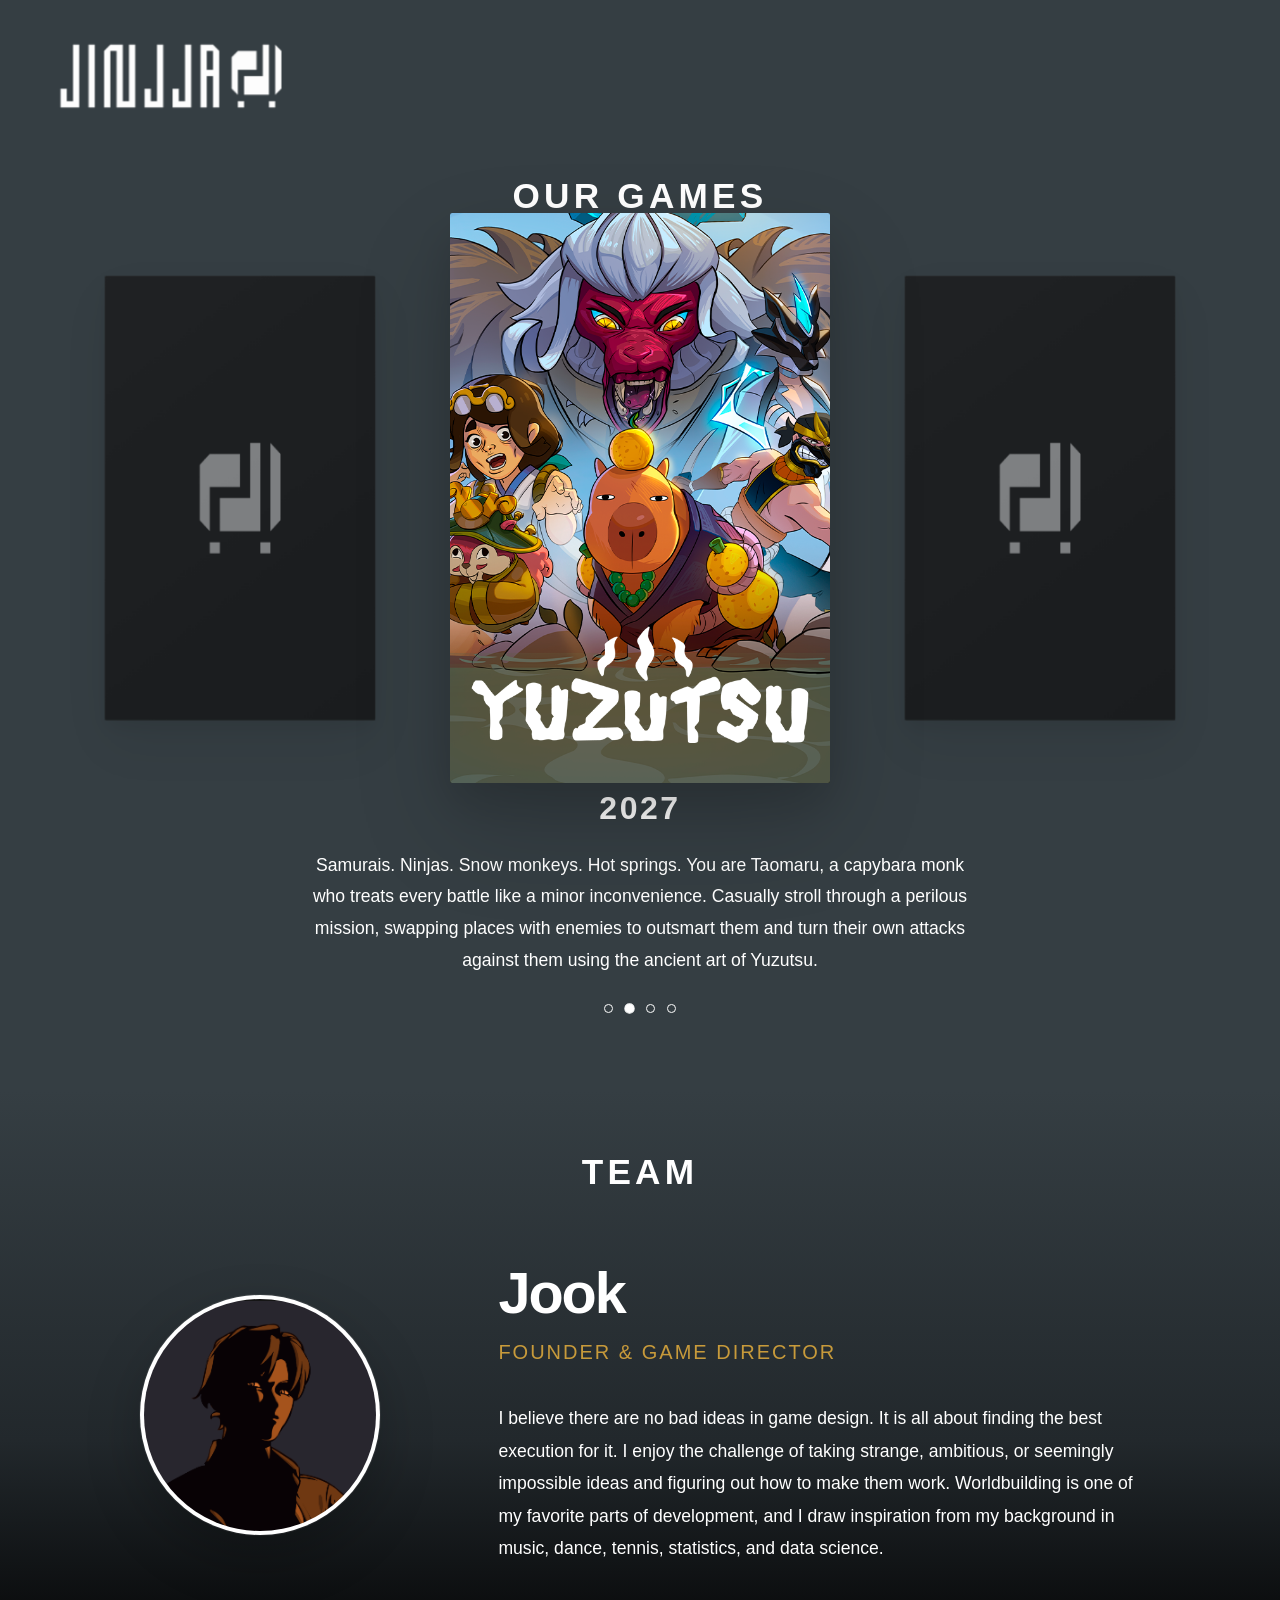
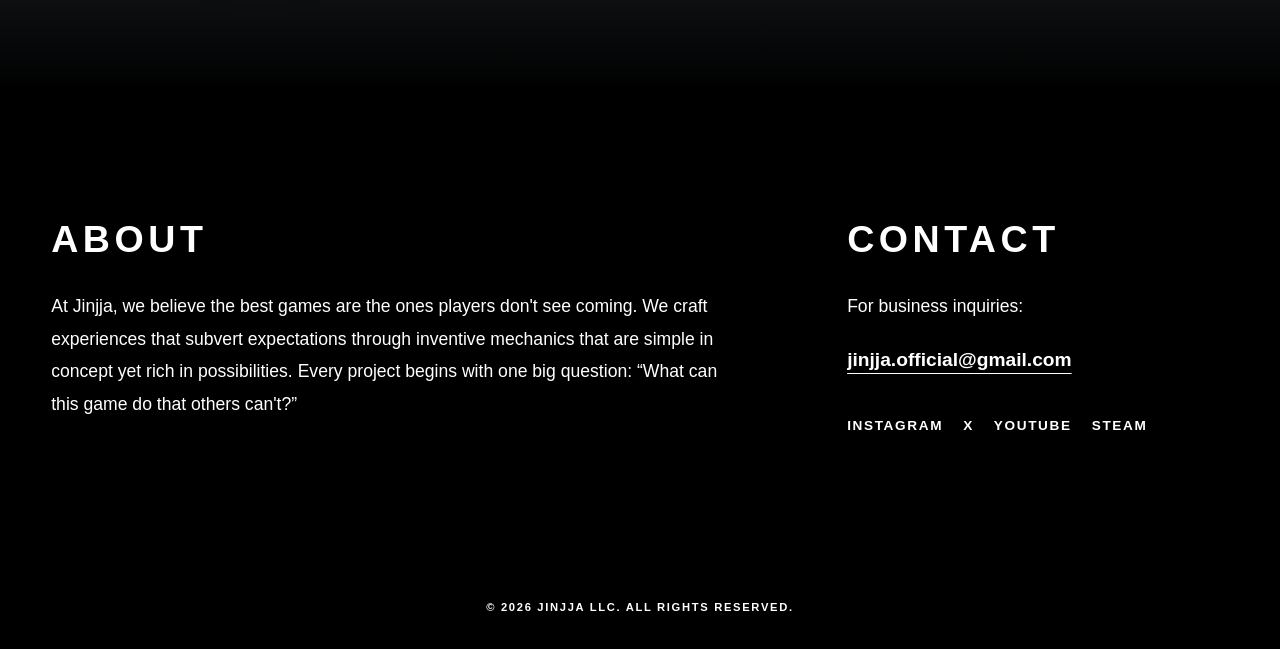
<file: index.html>
<!DOCTYPE html>
<html lang="en">

<!-- Google tag (gtag.js) -->
<script async src="https://www.googletagmanager.com/gtag/js?id=G-JM4FBG57YD"></script>
<script>
  window.dataLayer = window.dataLayer || [];
  function gtag(){dataLayer.push(arguments);}
  gtag('js', new Date());

  gtag('config', 'G-JM4FBG57YD');
</script>


<head>
    <meta charset="UTF-8">

    <meta
        name="viewport"
        content="width=device-width, initial-scale=1.0"
    >

    <meta
        name="description"
        content="JINJJA is an independent game studio creating unexpected games with inventive mechanics."
    >

    <title>JINJJA</title>

    <link
    rel="icon"
    type="image/png"
    href="assets/images/jinjja/jinjja-monogram.png"
    >   

    <link rel="stylesheet" href="css/style.css">
    <script src="js/script.js" defer></script>
</head>

<body>
    <!-- Studio logo -->
    <header class="site-header">
        <a
            class="site-logo"
            href="#top"
            aria-label="Return to the top of the JINJJA homepage"
        >
            <img
                src="assets/images/jinjja/jinjja-logo-W.png"
                alt="JINJJA"
            >
        </a>
    </header>

    <main id="top">
        <!-- Games -->
        <section
            class="games"
            aria-labelledby="games-title"
        >
            <div class="section-container">
                <h1
                    id="games-title"
                    class="section-title"
                >
                    Our Games
                </h1>

                <div class="game-carousel">
                    <!-- Previous button -->
                    <button
                        class="carousel-button carousel-button--previous"
                        type="button"
                        aria-label="Show previous game"
                    >
                        <span aria-hidden="true">←</span>
                    </button>

                    <!-- Carousel cards -->
                    <div
                        class="carousel-viewport"
                        aria-live="polite"
                    >
                        <div class="carousel-track">
                            <!-- Unannounced game -->
                            <article
                                class="game-card game-card--placeholder"
                                data-game-title="Unannounced Game"
                                data-game-description="A future Jinjja project."
                                aria-label="Unannounced game"
                            >
                                <div class="game-card__placeholder">
                                    <img
                                    class="game-card__placeholder-logo"
                                    src="assets/images/jinjja/jinjja-label.png"
                                    alt=""
                                    aria-hidden="true"
                                    >
                                </div>
                            </article>

                            <!-- Yuzutsu -->
                            <article
                                class="game-card game-card--active"
                                data-game-title="2027"
                                data-game-description="Samurais. Ninjas. Snow monkeys. Hot springs. You are Taomaru, a capybara monk who treats every battle like a minor inconvenience. Casually stroll through a perilous mission, swapping places with enemies to outsmart them and turn their own attacks against them using the ancient art of Yuzutsu."
                            >
                                <a
                                    class="game-card__link"
                                    href="yuzutsu.html"
                                    aria-label="Learn more about Yuzutsu"
                                >
                                    <img
                                        class="game-card__image"
                                        src="assets/images/jinjja/yuzutsu-capsule.png"
                                        alt="Yuzutsu"
                                    >
                                </a>
                            </article>

                            <!-- Unannounced game -->
                            <article
                                class="game-card game-card--placeholder"
                                data-game-title="Unannounced Game"
                                data-game-description="A future Jinjja project."
                                aria-label="Unannounced game"
                            >
                                <div class="game-card__placeholder">
                                    <img
                                    class="game-card__placeholder-logo"
                                    src="assets/images/jinjja/jinjja-label.png"
                                    alt=""
                                    aria-hidden="true"
                                    >
                                </div>
                            </article>

                            <!-- Unannounced game -->
                            <article
                                class="game-card game-card--placeholder"
                                data-game-title="Unannounced Game"
                                data-game-description="A future Jinjja project."
                                aria-label="Unannounced game"
                            >
                                <div class="game-card__placeholder">
                                    <img
                                    class="game-card__placeholder-logo"
                                    src="assets/images/jinjja/jinjja-label.png"
                                    alt=""
                                    aria-hidden="true"
                                    >
                                </div>
                            </article>
                        </div>
                    </div>

                    <!-- Next button -->
                    <button
                        class="carousel-button carousel-button--next"
                        type="button"
                        aria-label="Show next game"
                    >
                        <span aria-hidden="true">→</span>
                    </button>
                </div>

                <!-- Active game description -->
                <div
                    class="game-description"
                    aria-live="polite"
                >
                    <h2 class="game-description__title">
                        Q2 2027
                    </h2>

                    <p class="game-description__text">
                        Samurais. Ninjas. Snow monkeys. Hot springs.
                        You are Taomaru, a capybara monk who treats
                        every battle like a minor inconvenience.
                        As you casually stroll through a dangerous
                        mission, outsmart and defeat your enemies
                        with the ancient art of Yuzutsu.
                    </p>
                </div>

                <!-- Generated automatically by JavaScript -->
                <div
                    class="carousel-pagination"
                    aria-label="Choose a game"
                ></div>
            </div>
        </section>

        <!-- Team -->
        <section
            class="team"
            aria-labelledby="team-title"
        >
            <div class="section-container">
                <h2
                    id="team-title"
                    class="section-title"
                >
                    Team
                </h2>

                <article class="team-profile">
                    <div class="team-profile__portrait-frame">
                        <div
                            class="team-profile__portrait-mask"
                            role="img"
                            aria-label="Portrait of Jook"
                        ></div>
                    </div>

                    <div class="team-profile__content">
                        <h3 class="team-profile__name">
                            Jook
                        </h3>

                        <p class="team-profile__role">
                            Founder &amp; Game Director
                        </p>

                        <p class="team-profile__description">
                            I believe there are no bad ideas in game design. It is all about finding the best execution for it. 
                            I enjoy the challenge of taking strange, ambitious, or seemingly impossible ideas and figuring out 
                            how to make them work. Worldbuilding is one of my favorite parts of development, and I draw 
                            inspiration from my background in music, dance, tennis, statistics, and data science.
                        </p>
                    </div>
                </article>
            </div>
        </section>

        <!-- Studio information -->
        <section class="studio-info">
            <div class="section-container studio-info__grid">
                <!-- About -->
                <div
                    class="about"
                    aria-labelledby="about-title"
                >
                    <h2
                        id="about-title"
                        class="section-title"
                    >
                        About
                    </h2>

                    <p>
                        At Jinjja, we believe the best games are the ones
                        players don't see coming. We craft experiences
                        that subvert expectations through inventive
                        mechanics that are simple in concept yet rich
                        in possibilities. Every project begins with one
                        big question: “What can this game do that others
                        can't?”
                    </p>
                </div>

                <!-- Contact -->
                <div
                    class="contact"
                    aria-labelledby="contact-title"
                >
                    <h2
                        id="contact-title"
                        class="section-title"
                    >
                        Contact
                    </h2>

                    <p>
                        For business inquiries:
                    </p>

                    <a
                        class="contact__email"
                        href="mailto:jinjja.official@gmail.com"
                    >
                        jinjja.official@gmail.com
                    </a>

                    <nav
                        class="social-links"
                        aria-label="JINJJA social media"
                    >
                        <a
                            href="https://instagram.com/yuzutsu.game"
                            target="_blank"
                            rel="noopener noreferrer"
                            aria-label="Instagram"
                        >
                            Instagram
                        </a>

                        <a
                            href="https://x.com/jinjjareals"
                            target="_blank"
                            rel="noopener noreferrer"
                            aria-label="JINJJA on X"
                        >
                            X
                        </a>

                        <a
                            href="https://youtube.com/@jinjjareals"
                            target="_blank"
                            rel="noopener noreferrer"
                            aria-label="JINJJA on YouTube"
                        >
                            YouTube
                        </a>

                        <a
                            href="https://store.steampowered.com/app/4475890/Yuzutsu/"
                            target="_blank"
                            rel="noopener noreferrer"
                            aria-label="JINJJA on Steam"
                        >
                            Steam
                        </a>
                    </nav>
                </div>
            </div>
        </section>
    </main>

    <footer class="site-footer">
        <p>
            &copy; 2026 JINJJA LLC. All rights reserved.
        </p>
    </footer>
</body>
</html>
</file>
<file: css/style.css>
/* =========================================================
   JINJJA — LANDING PAGE
   ========================================================= */


/* ---------------------------------------------------------
   DESIGN VARIABLES
   --------------------------------------------------------- */

:root {
    --color-background: #353E43;
    --color-surface: #000000;
    --color-text: #ffffff;
    --color-muted: #ffffff;
    --color-accent: #c79a3b;
    --color-placeholder: #151515;
    --color-border: rgba(17, 17, 17, 0.14);

    --page-width: 1400px;
    --text-width: 720px;

    --section-padding: clamp(5rem, 10vw, 9rem);
    --page-padding: clamp(1.25rem, 4vw, 4rem);

    --transition-fast: 180ms ease;
    --transition-medium: 400ms cubic-bezier(0.22, 1, 0.36, 1);
    --transition-slow: 650ms cubic-bezier(0.22, 1, 0.36, 1);
}


/* ---------------------------------------------------------
   RESET
   --------------------------------------------------------- */

*,
*::before,
*::after {
    box-sizing: border-box;
}

html {
    scroll-behavior: smooth;
}

body {
    margin: 0;

    background-color: var(--color-background);
    color: var(--color-text);

    font-family:
        "Noto Sans",
        Arial,
        Helvetica,
        sans-serif;

    line-height: 1.6;
    overflow-x: hidden;
}

img {
    display: block;
    max-width: 100%;
}

button,
input,
textarea,
select {
    font: inherit;
}

button,
a {
    -webkit-tap-highlight-color: transparent;
}

a {
    color: inherit;
}

button {
    border: 0;
}


/* ---------------------------------------------------------
   ACCESSIBILITY
   --------------------------------------------------------- */

.sr-only {
    position: absolute;

    width: 1px;
    height: 1px;

    padding: 0;
    margin: -1px;

    overflow: hidden;
    clip: rect(0, 0, 0, 0);

    white-space: nowrap;
    border: 0;
}

:focus-visible {
    outline: 3px solid var(--color-accent);
    outline-offset: 5px;
}


/* ---------------------------------------------------------
   SHARED LAYOUT
   --------------------------------------------------------- */

.section-container {
    width: min(
        calc(100% - (var(--page-padding) * 2)),
        var(--page-width)
    );

    margin-inline: auto;
}

.section-title {
    margin: 0 0 1rem;

    font-size: clamp(1.4rem, 3vw, 2.2rem);
    font-weight: 750;
    line-height: 1;
    letter-spacing: 0.12em;
    text-transform: uppercase;
}

main {
    overflow: hidden;
}


/* ---------------------------------------------------------
   SITE HEADER
   --------------------------------------------------------- */

.site-header {
    position: relative;
    z-index: 100;

    display: flex;
    align-items: flex-start;

    padding:
        clamp(1.75rem, 3vw, 3rem)
        var(--page-padding)
        0;
}

.site-logo {
    display: inline-block;

    width: clamp(190px, 19vw, 310px);

    text-decoration: none;

    transition:
        transform var(--transition-medium),
        opacity var(--transition-fast);
}

.site-logo img {
    width: 100%;
    height: auto;
}

.site-logo:hover {
    transform: scale(1.025);
}

.site-logo:active {
    transform: scale(0.98);
}


/* ---------------------------------------------------------
   GAMES SECTION
   --------------------------------------------------------- */

.games {
    padding:
        clamp(2.5rem, 5vw, 4.5rem)
        0
        clamp(3rem, 6vw, 5rem);
}

.games .section-title {
    margin-bottom: 1rem;

    text-align: center;
}


/* ---------------------------------------------------------
   CAROUSEL
   --------------------------------------------------------- */

.game-carousel {
    position: relative;

    width: 100%;
    min-height: clamp(360px, 42vw, 540px);

    display: flex;
    align-items: center;
    justify-content: center;

    perspective: 1400px;

    user-select: none;
    touch-action: pan-y;
}

.carousel-viewport {
    position: relative;

    width: 100%;
    height: clamp(360px, 42vw, 600px);

    overflow: visible;
}

.carousel-track {
    position: relative;

    width: 100%;
    height: 100%;

    display: flex;
    align-items: center;
    justify-content: center;

    transform-style: preserve-3d;
}


/* ---------------------------------------------------------
   GAME CARDS
   --------------------------------------------------------- */

.game-card {
    position: absolute;
    top: 50%;
    left: 50%;

    width: clamp(230px, 30vw, 380px);
    aspect-ratio: 2 / 3;

    overflow: hidden;

    background-color: var(--color-surface);
    border-radius: 2px;

    box-shadow:
        0 10px 25px rgba(0, 0, 0, 0.08),
        0 30px 70px rgba(0, 0, 0, 0.1);

    cursor: pointer;

    transform:
        translate(-50%, -50%)
        scale(0.72);

    opacity: 0;
    pointer-events: none;

    transition:
        transform var(--transition-slow),
        opacity var(--transition-medium),
        filter var(--transition-medium),
        box-shadow var(--transition-medium);

    will-change: transform, opacity;
}

.game-card__link {
    display: block;

    width: 100%;
    height: 100%;

    text-decoration: none;
}

.game-card__image {
    width: 100%;
    height: 100%;

    object-fit: cover;
}


/* Active card */

.game-card--active,
.game-card.is-active {
    z-index: 5;

    transform:
        translate(-50%, -50%)
        translateZ(100px)
        scale(1);

    opacity: 1;
    filter: brightness(1);

    pointer-events: auto;
    cursor: pointer;

    box-shadow:
        0 20px 45px rgba(0, 0, 0, 0.12),
        0 45px 100px rgba(0, 0, 0, 0.16);
}


/* Previous card */

.game-card.is-previous {
    z-index: 3;

    transform:
        translate(-50%, -50%)
        translateX(clamp(-400px, -32vw, -280px))
        rotateY(24deg)
        scale(0.78);

    opacity: 0.7;
    filter: brightness(0.72);

    pointer-events: auto;
    cursor: pointer;
}


/* Next card */

.game-card.is-next {
    z-index: 3;

    transform:
        translate(-50%, -50%)
        translateX(clamp(280px, 32vw, 400px))
        rotateY(-24deg)
        scale(0.78);

    opacity: 0.7;
    filter: brightness(0.72);

    pointer-events: auto;
    cursor: pointer;
}


/* Hidden cards */

.game-card.is-hidden-left {
    z-index: 1;

    transform:
        translate(-50%, -50%)
        translateX(clamp(-520px, -45vw, -360px))
        rotateY(35deg)
        scale(0.6);

    opacity: 0;
}

.game-card.is-hidden-right {
    z-index: 1;

    transform:
        translate(-50%, -50%)
        translateX(clamp(360px, 45vw, 520px))
        rotateY(-35deg)
        scale(0.6);

    opacity: 0;
}


/* Card hover effects */

.game-card.is-previous:hover,
.game-card.is-next:hover {
    opacity: 0.9;
    filter: brightness(0.88);
}

.game-card.is-previous:hover {
    transform:
        translate(-50%, -50%)
        translateX(clamp(-400px, -32vw, -280px))
        rotateY(20deg)
        scale(0.81);
}

.game-card.is-next:hover {
    transform:
        translate(-50%, -50%)
        translateX(clamp(280px, 32vw, 400px))
        rotateY(-20deg)
        scale(0.81);
}

.game-card.is-active:hover {
    transform:
        translate(-50%, -50%)
        translateZ(115px)
        scale(1.015);
}


/* ---------------------------------------------------------
   PLACEHOLDER CARDS
   --------------------------------------------------------- */

.game-card--placeholder {
    background:
        linear-gradient(
            145deg,
            #202020,
            var(--color-placeholder)
        );
}

.game-card__placeholder {
    width: 100%;
    height: 100%;

    display: grid;
    place-items: center;

    border: 1px solid rgba(255, 255, 255, 0.07);
}

.game-card__placeholder-logo {
    width: clamp(6rem, 45%, 11rem);
    height: auto;

    object-fit: contain;

    opacity: 0.85;
}


/* ---------------------------------------------------------
   CAROUSEL ARROWS
   --------------------------------------------------------- */

.carousel-button {
    position: absolute;
    top: 50%;
    z-index: 20;

    width: 3.5rem;
    height: 3.5rem;

    display: grid;
    place-items: center;

    padding: 0;

    background-color: rgba(14, 13, 10, 0.86);
    color: var(--color-text);

    border: 1px solid var(--color-border);
    border-radius: 50%;

    font-size: 1.35rem;

    opacity: 0;
    cursor: pointer;

    backdrop-filter: blur(8px);
    -webkit-backdrop-filter: blur(8px);

    transform:
        translateY(-50%)
        scale(0.9);

    transition:
        opacity var(--transition-fast),
        transform var(--transition-medium),
        background-color var(--transition-fast);
}

.carousel-button--previous {
    left: clamp(0rem, 3vw, 2rem);
}

.carousel-button--next {
    right: clamp(0rem, 3vw, 2rem);
}

.game-carousel:hover .carousel-button,
.carousel-button:focus-visible {
    opacity: 1;

    transform:
        translateY(-50%)
        scale(1);
}

.carousel-button:hover {
    background-color: var(--color-surface);
}


/* ---------------------------------------------------------
   GAME DESCRIPTION
   --------------------------------------------------------- */

.game-description {
    min-height: 5rem;
    max-width: 680px;

    margin: 1rem auto 0;

    text-align: center;
}

.game-description__title {
    margin: 0;

    font-size: clamp(1.4rem, 3vw, 2rem);
    font-weight: 750;
    letter-spacing: 0.08em;
    text-transform: uppercase;
}

.game-description__text {
    margin: 1rem auto 0;

    color: var(--color-muted);

    font-size: clamp(0.95rem, 1.5vw, 1.1rem);
    line-height: 1.8;
}


/* Description transition */

.game-description.is-changing {
    animation: description-change 350ms ease;
}

@keyframes description-change {
    0% {
        opacity: 1;
        transform: translateY(0);
    }

    45% {
        opacity: 0;
        transform: translateY(8px);
    }

    55% {
        opacity: 0;
        transform: translateY(-8px);
    }

    100% {
        opacity: 1;
        transform: translateY(0);
    }
}


/* ---------------------------------------------------------
   PAGINATION
   --------------------------------------------------------- */

.carousel-pagination {
    display: flex;
    align-items: center;
    justify-content: center;
    gap: 0.75rem;

    margin-top: 1.75rem;
}

.carousel-dot {
    width: 0.55rem;
    height: 0.55rem;

    padding: 0;

    background-color: transparent;
    border: 1px solid var(--color-text);
    border-radius: 50%;

    cursor: pointer;

    transition:
        transform var(--transition-medium),
        background-color var(--transition-fast),
        opacity var(--transition-fast);
}

.carousel-dot:hover {
    transform: scale(1.25);
}

.carousel-dot--active,
.carousel-dot.is-active {
    background-color: var(--color-text);

    transform: scale(1.15);
}


/* ---------------------------------------------------------
   TEAM
   --------------------------------------------------------- */

.team {
    padding:
        clamp(2.5rem, 5vw, 4.5rem)
        0
        var(--section-padding);

    background:
        linear-gradient(
            180deg,
            var(--color-background) 0%,
            #22282c 58%,
            var(--color-surface) 100%
        );
}

.team .section-title {
    margin-bottom: clamp(3rem, 6vw, 5.5rem);

    text-align: center;
}

.team-profile {
    width: min(100%, 1000px);

    display: grid;
    grid-template-columns:
        minmax(240px, 320px)
        minmax(0, 1fr);

    gap: clamp(1.5rem, 3vw, 2.5rem);
    align-items: center;

    margin-inline: auto;
}

.team-profile__portrait-frame {
    width: 75%;
    aspect-ratio: 1;

    padding: 4px;

    background-color: var(--color-text);
    border-radius: 50%;

    box-shadow:
        0 22px 55px rgba(0, 0, 0, 0.22),
        0 0 0 1px rgba(255, 255, 255, 0.08);
}

.team-profile__portrait-mask {
    width: 100%;
    height: 100%;

    overflow: hidden;
    border-radius: 50%;

    background-color: var(--color-placeholder);
    background-image: url("../assets/images/jinjja/Jook_Portrait.png");
    background-repeat: no-repeat;
    background-size: 150%;
    background-position: 45% -1%;
}

.team-profile__portrait {
    position: absolute;
    top: 50%;
    left: 50%;

    width: 150%;
    height: 150%;

    max-width: none;
    object-fit: cover;

    transform: translate(-47%, -50%);
}

.team-profile__content {
    max-width: none;
    width: 100%;
}

.team-profile__name {
    margin: 0;

    font-size: clamp(2.25rem, 4.5vw, 4rem);
    font-weight: 600;
    line-height: 0.95;
    letter-spacing: -0.035em;
}

.team-profile__role {
    margin: 1.15rem 0 0;

    color: var(--color-accent);

    font-size: clamp(0.95rem, 1.6vw, 1.25rem);
    font-weight: 500;
    line-height: 1.35;
    letter-spacing: 0.1em;
    text-transform: uppercase;
}

.team-profile__description {
    width: 100%;
    max-width: none;

    margin: clamp(1.5rem, 3vw, 2.25rem) 0 0;

    color: var(--color-muted);

    font-size: clamp(1rem, 1.4vw, 1.1rem);
    line-height: 1.85;
}


/* ---------------------------------------------------------
   ABOUT AND CONTACT
   --------------------------------------------------------- */

.studio-info {
    padding:
        var(--section-padding)
        0;

    background-color: var(--color-surface);
}

.studio-info__grid {
    display: grid;
    grid-template-columns:
        minmax(0, 1.4fr)
        minmax(260px, 0.8fr);

    gap: clamp(4rem, 10vw, 9rem);

    align-items: start;
}

.studio-info .section-title {
    margin-bottom: 2rem;

    font-size: clamp(1.5rem, 3vw, 2.35rem);
}

.about p,
.contact p {
    margin-top: 0;

    color: var(--color-muted);

    font-size: clamp(1rem, 1.4vw, 1.1rem);
    line-height: 1.85;
}

.about__mark {
    width: clamp(3.5rem, 6vw, 5rem);

    margin-top: 3rem;

    opacity: 0.95;
}


/* ---------------------------------------------------------
   CONTACT
   --------------------------------------------------------- */

.contact__email {
    display: inline-block;

    margin-top: 0.25rem;

    font-size: clamp(1rem, 1.7vw, 1.2rem);
    font-weight: 700;

    text-decoration-thickness: 1px;
    text-underline-offset: 0.35em;

    transition:
        color var(--transition-fast),
        text-decoration-color var(--transition-fast);
}

.contact__email:hover {
    color: var(--color-accent);
}

.social-links {
    display: flex;
    flex-wrap: wrap;
    gap: 0.75rem 1.25rem;

    margin-top: 2.5rem;
}

.social-links a {
    position: relative;

    font-size: 0.85rem;
    font-weight: 700;
    letter-spacing: 0.12em;

    text-decoration: none;
    text-transform: uppercase;
}

.social-links a::after {
    content: "";

    position: absolute;
    left: 0;
    bottom: -0.35rem;

    width: 100%;
    height: 1px;

    background-color: currentColor;

    transform: scaleX(0);
    transform-origin: right;

    transition: transform var(--transition-medium);
}

.social-links a:hover::after {
    transform: scaleX(1);
    transform-origin: left;
}


/* ---------------------------------------------------------
   FOOTER
   --------------------------------------------------------- */

.site-footer {
    padding:
        2rem
        var(--page-padding);

    background-color: var(--color-surface);
    border-top: 1px solid var(--color-border);

    text-align: center;
}

.site-footer p {
    margin: 0;

    color: var(--color-muted);

    font-size: 0.7rem;
    font-weight: 600;
    letter-spacing: 0.15em;
    text-transform: uppercase;
}


/* ---------------------------------------------------------
   TABLET
   --------------------------------------------------------- */

@media (max-width: 900px) {
    .site-logo {
        width: clamp(180px, 30vw, 250px);
    }

    .studio-info__grid {
        grid-template-columns: 1fr;
        gap: 5rem;
    }

    .team-profile {
        grid-template-columns:
            minmax(220px, 320px)
            minmax(0, 1fr);

        gap: clamp(2.5rem, 7vw, 4.5rem);
    }

    .carousel-button {
        opacity: 1;
    }

    .carousel-button--previous {
        left: 0;
    }

    .carousel-button--next {
        right: 0;
    }
}


/* ---------------------------------------------------------
   MOBILE
   --------------------------------------------------------- */

@media (max-width: 650px) {
    :root {
        --section-padding: 5.5rem;
    }

    .site-header {
        padding-top: 1.5rem;
    }

    .site-logo {
        width: min(55vw, 220px);
    }

    .games {
        padding-top: 3.5rem;
    }

    .section-title {
        margin-bottom: 2rem;

        font-size: 1.8rem;
    }

    .game-carousel,
    .carousel-viewport {
        min-height: 430px;
        height: 430px;
    }

    .game-card {
        width: min(62vw, 265px);
    }

    .game-card.is-previous {
        transform:
            translate(-50%, -50%)
            translateX(-48vw)
            rotateY(18deg)
            scale(0.7);
    }

    .game-card.is-next {
        transform:
            translate(-50%, -50%)
            translateX(48vw)
            rotateY(-18deg)
            scale(0.7);
    }

    .game-card.is-previous:hover {
        transform:
            translate(-50%, -50%)
            translateX(-48vw)
            rotateY(18deg)
            scale(0.7);
    }

    .game-card.is-next:hover {
        transform:
            translate(-50%, -50%)
            translateX(48vw)
            rotateY(-18deg)
            scale(0.7);
    }

    .carousel-button {
        width: 3rem;
        height: 3rem;

        background-color: rgba(246, 244, 239, 0.94);
    }

    .game-description {
        min-height: 10rem;

        padding-inline: 1rem;
        margin-top: 2rem;
    }

    .studio-info__grid {
        gap: 4.5rem;
    }

    .team .section-title {
        margin-bottom: 3rem;
    }

    .team-profile {
        grid-template-columns: 1fr;
        gap: 2.5rem;

        text-align: center;
    }

    .team-profile__portrait-frame {
        width: min(74vw, 310px);

        margin-inline: auto;
    }

    .team-profile__content,
    .team-profile__description {
        margin-inline: auto;
    }

    .team-profile__name {
        font-size: clamp(2.75rem, 14vw, 4.25rem);
    }
}


/* ---------------------------------------------------------
   REDUCED MOTION
   --------------------------------------------------------- */

@media (prefers-reduced-motion: reduce) {
    html {
        scroll-behavior: auto;
    }

    *,
    *::before,
    *::after {
        animation-duration: 0.01ms !important;
        animation-iteration-count: 1 !important;
        scroll-behavior: auto !important;
        transition-duration: 0.01ms !important;
    }
}
</file>
